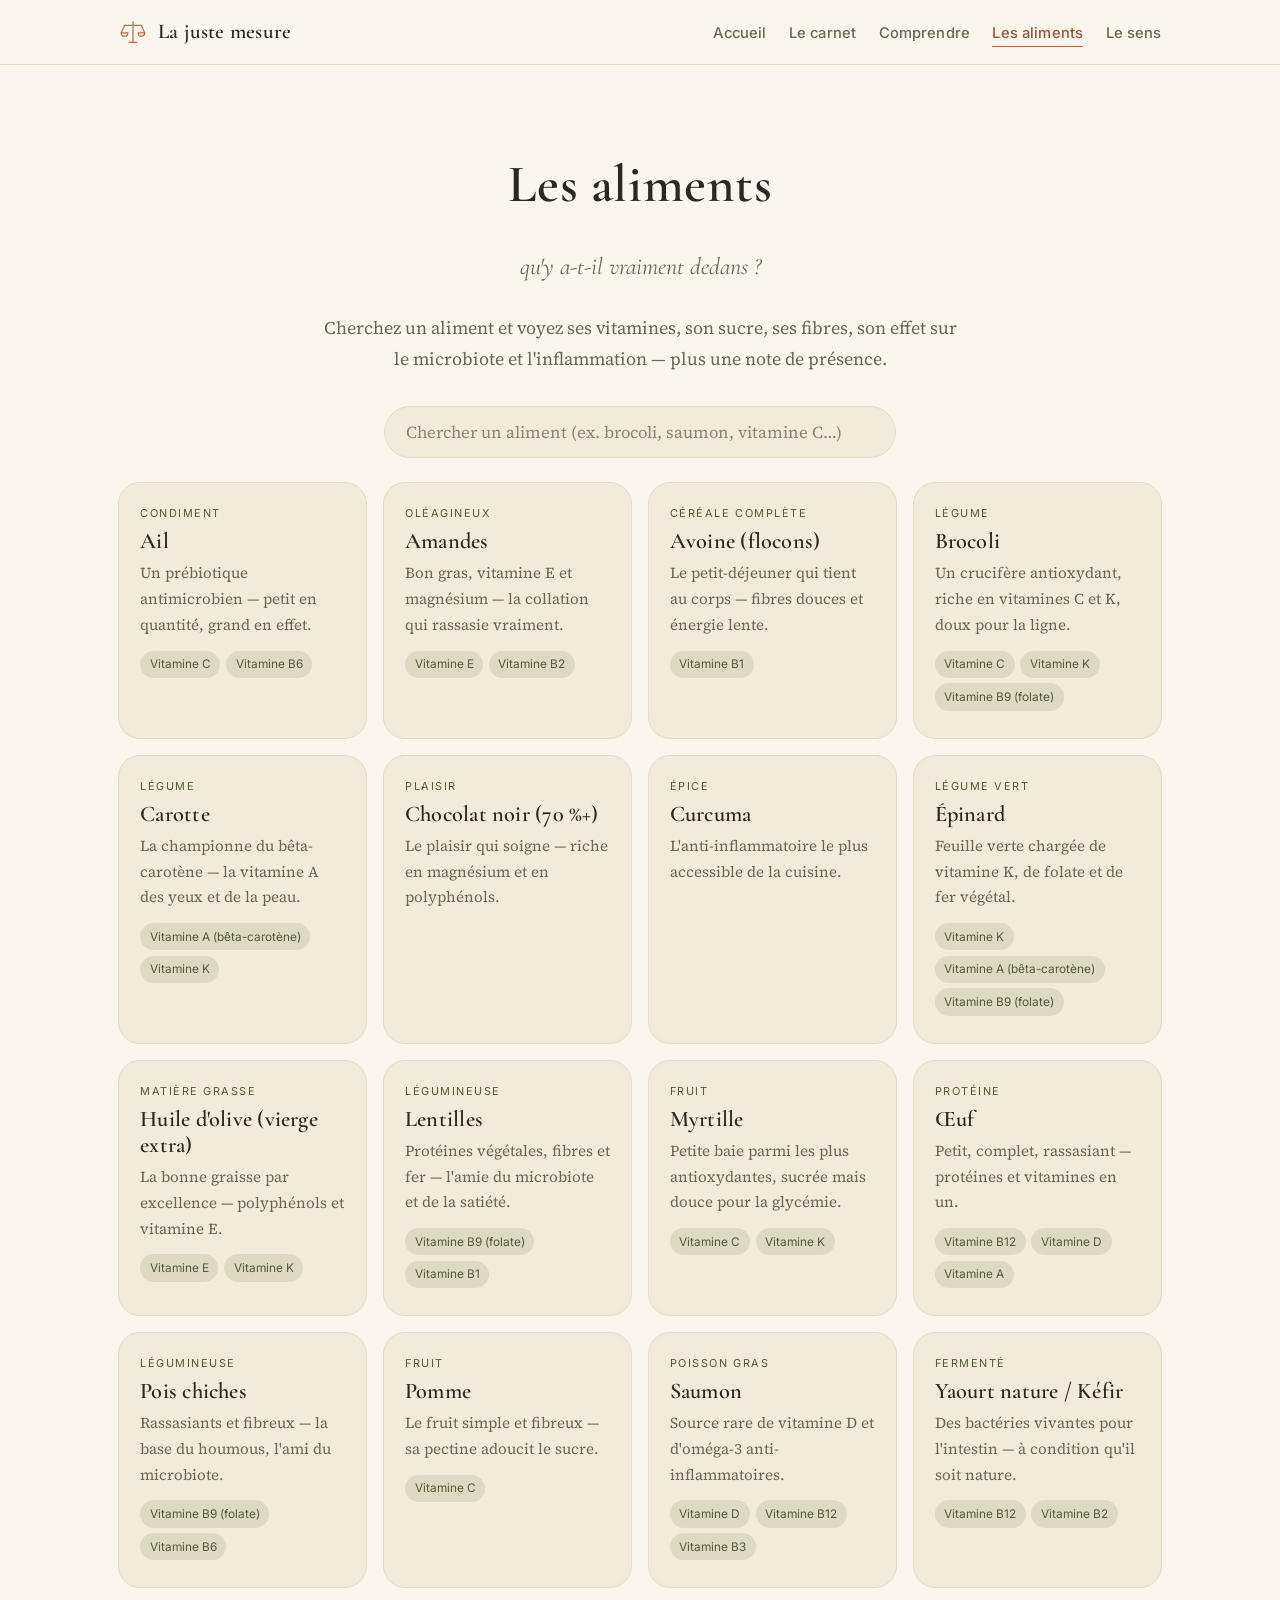
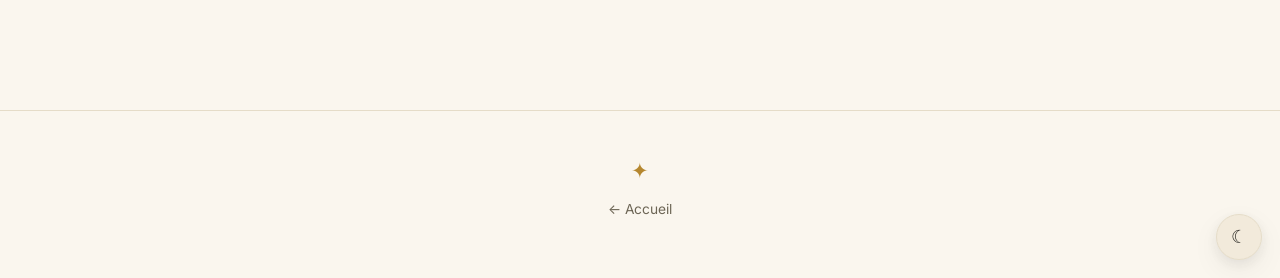
<file: pages/aliments/index.html>
<!DOCTYPE html>
<html lang="fr">
<head>
  <meta charset="UTF-8" />
  <meta name="viewport" content="width=device-width, initial-scale=1.0" />
  <meta name="theme-color" content="#FAF6EE" />
  <title>Les aliments — La juste mesure</title>
  <meta name="description" content="Le dictionnaire des aliments : cherchez un aliment et découvrez ses vitamines, son sucre, ses fibres, son effet sur le microbiote et l'inflammation." />
  <link rel="manifest" href="../../manifest.webmanifest" />
  <link rel="preconnect" href="https://fonts.googleapis.com" />
  <link rel="preconnect" href="https://fonts.gstatic.com" crossorigin />
  <link href="https://fonts.googleapis.com/css2?family=Cormorant+Garamond:ital,wght@0,400;0,500;0,600;0,700;1,400;1,500&family=Source+Serif+4:ital,opsz,wght@0,8..60,400;0,8..60,500;1,8..60,400&family=Amiri:wght@400;700&family=Inter:wght@400;500;600&display=swap" rel="stylesheet" />
  <link rel="stylesheet" href="../../assets/css/base.css?v=1" />
  <link rel="stylesheet" href="../../assets/css/layout.css?v=1" />
  <link rel="stylesheet" href="../../assets/css/components.css?v=3" />
  <link rel="stylesheet" href="../../assets/css/carnet.css?v=2" />
  <link rel="stylesheet" href="../../assets/css/dark-mode.css?v=1" />
</head>
<body class="page-enter">
  <header class="site-header">
    <div class="container site-header__inner">
      <a href="../../index.html" class="brand">
        <svg class="brand__mark" viewBox="0 0 32 32" fill="none" stroke="currentColor" stroke-width="1.3" stroke-linecap="round"><path d="M16 5v22"/><path d="M7 9h18"/><path d="M3.5 17a3.5 3.5 0 0 0 7 0z"/><path d="M21.5 17a3.5 3.5 0 0 0 7 0z"/><path d="M7 9l-3.5 8"/><path d="M25 9l3.5 8"/><path d="M12 27h8"/></svg>
        <span>La juste mesure</span>
      </a>
      <button class="nav-toggle" aria-label="Menu"><svg width="24" height="24" viewBox="0 0 24 24" fill="none" stroke="currentColor" stroke-width="1.6" stroke-linecap="round"><path d="M3 6h18M3 12h18M3 18h18"/></svg></button>
      <nav><ul class="site-nav">
        <li><a href="../../index.html">Accueil</a></li>
        <li><a href="../carnet/">Le carnet</a></li>
        <li><a href="../comprendre/">Comprendre</a></li>
        <li><a href="./" class="active">Les aliments</a></li>
        <li><a href="../sens/">Le sens</a></li>
      </ul></nav>
    </div>
  </header>
  <main class="container">
    <section class="hero" style="padding-bottom:1rem;">
      <h1>Les aliments</h1>
      <p class="hero__sub">qu'y a-t-il vraiment dedans ?</p>
      <p class="hero__lede">Cherchez un aliment et voyez ses vitamines, son sucre, ses fibres, son effet sur le microbiote et l'inflammation — plus une note de présence.</p>
      <div class="recherche-wrap">
        <input type="search" id="aliments-search" class="recherche" placeholder="Chercher un aliment (ex. brocoli, saumon, vitamine C…)" autocomplete="off" />
      </div>
    </section>
    <section class="section" style="padding-top:.5rem;">
      <div id="aliments-liste"><p class="carnet-loading">Un instant…</p></div>
      <p id="aliments-vide" class="carnet-loading" hidden>Aucun aliment ne correspond. (Le dictionnaire s'enrichit peu à peu.)</p>
    </section>
  </main>
  <footer class="site-footer"><div class="container"><div class="ornament">✦</div><p class="small"><a href="../../index.html">← Accueil</a></p></div></footer>
  <script src="../../assets/js/main.js?v=1"></script>
  <script type="module" src="../../assets/js/aliments.js?v=1"></script>
</body>
</html>
</file>
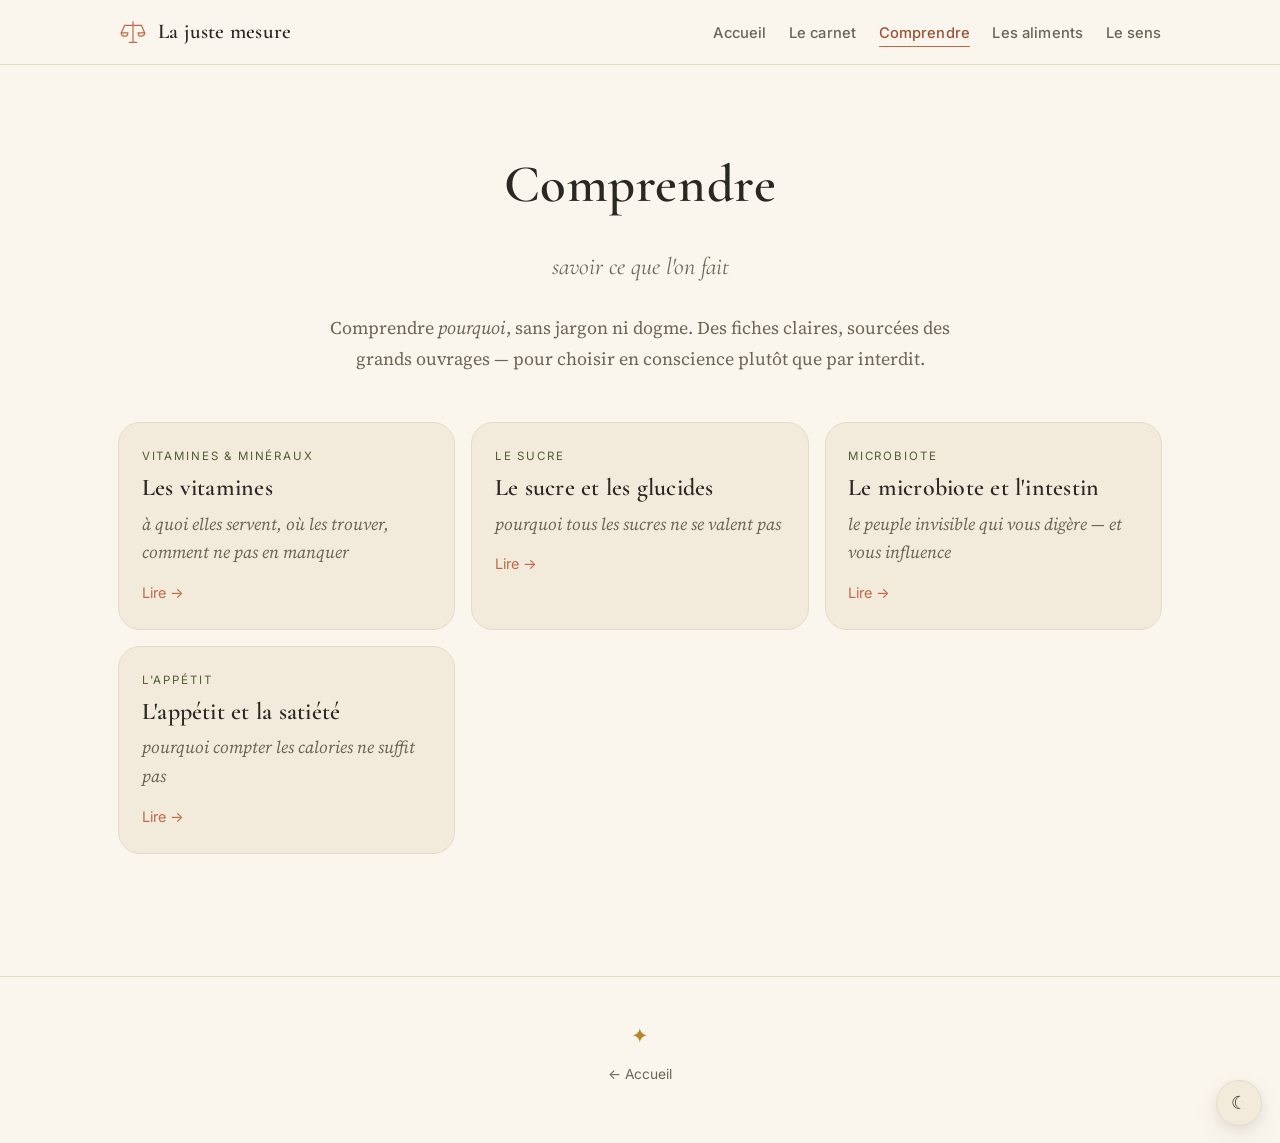
<file: pages/comprendre/index.html>
<!DOCTYPE html>
<html lang="fr">
<head>
  <meta charset="UTF-8" />
  <meta name="viewport" content="width=device-width, initial-scale=1.0" />
  <meta name="theme-color" content="#FAF6EE" />
  <title>Comprendre — La juste mesure</title>
  <meta name="description" content="La science de l'alimentation expliquée simplement : les vitamines, le sucre et l'insuline, le microbiote, l'appétit. Comprendre pour mieux choisir." />
  <link rel="manifest" href="../../manifest.webmanifest" />
  <link rel="preconnect" href="https://fonts.googleapis.com" />
  <link rel="preconnect" href="https://fonts.gstatic.com" crossorigin />
  <link href="https://fonts.googleapis.com/css2?family=Cormorant+Garamond:ital,wght@0,400;0,500;0,600;0,700;1,400;1,500&family=Source+Serif+4:ital,opsz,wght@0,8..60,400;0,8..60,500;1,8..60,400&family=Amiri:wght@400;700&family=Inter:wght@400;500;600&display=swap" rel="stylesheet" />
  <link rel="stylesheet" href="../../assets/css/base.css?v=1" />
  <link rel="stylesheet" href="../../assets/css/layout.css?v=1" />
  <link rel="stylesheet" href="../../assets/css/components.css?v=2" />
  <link rel="stylesheet" href="../../assets/css/dark-mode.css?v=1" />
</head>
<body class="page-enter">
  <header class="site-header">
    <div class="container site-header__inner">
      <a href="../../index.html" class="brand">
        <svg class="brand__mark" viewBox="0 0 32 32" fill="none" stroke="currentColor" stroke-width="1.3" stroke-linecap="round"><path d="M16 5v22"/><path d="M7 9h18"/><path d="M3.5 17a3.5 3.5 0 0 0 7 0z"/><path d="M21.5 17a3.5 3.5 0 0 0 7 0z"/><path d="M7 9l-3.5 8"/><path d="M25 9l3.5 8"/><path d="M12 27h8"/></svg>
        <span>La juste mesure</span>
      </a>
      <button class="nav-toggle" aria-label="Menu"><svg width="24" height="24" viewBox="0 0 24 24" fill="none" stroke="currentColor" stroke-width="1.6" stroke-linecap="round"><path d="M3 6h18M3 12h18M3 18h18"/></svg></button>
      <nav><ul class="site-nav">
        <li><a href="../../index.html">Accueil</a></li>
        <li><a href="../carnet/">Le carnet</a></li>
        <li><a href="./" class="active">Comprendre</a></li>
        <li><a href="../aliments/">Les aliments</a></li>
        <li><a href="../sens/">Le sens</a></li>
      </ul></nav>
    </div>
  </header>
  <main class="container">
    <section class="hero" style="padding-bottom:1rem;">
      <h1>Comprendre</h1>
      <p class="hero__sub">savoir ce que l'on fait</p>
      <p class="hero__lede">Comprendre <em>pourquoi</em>, sans jargon ni dogme. Des fiches claires, sourcées des grands ouvrages — pour choisir en conscience plutôt que par interdit.</p>
    </section>
    <section class="section" style="padding-top:0;">
      <div id="comprendre-liste"><p class="carnet-loading">Un instant…</p></div>
    </section>
  </main>
  <footer class="site-footer"><div class="container"><div class="ornament">✦</div><p class="small"><a href="../../index.html">← Accueil</a></p></div></footer>
  <script src="../../assets/js/main.js?v=1"></script>
  <script type="module" src="../../assets/js/comprendre.js?v=1"></script>
</body>
</html>
</file>
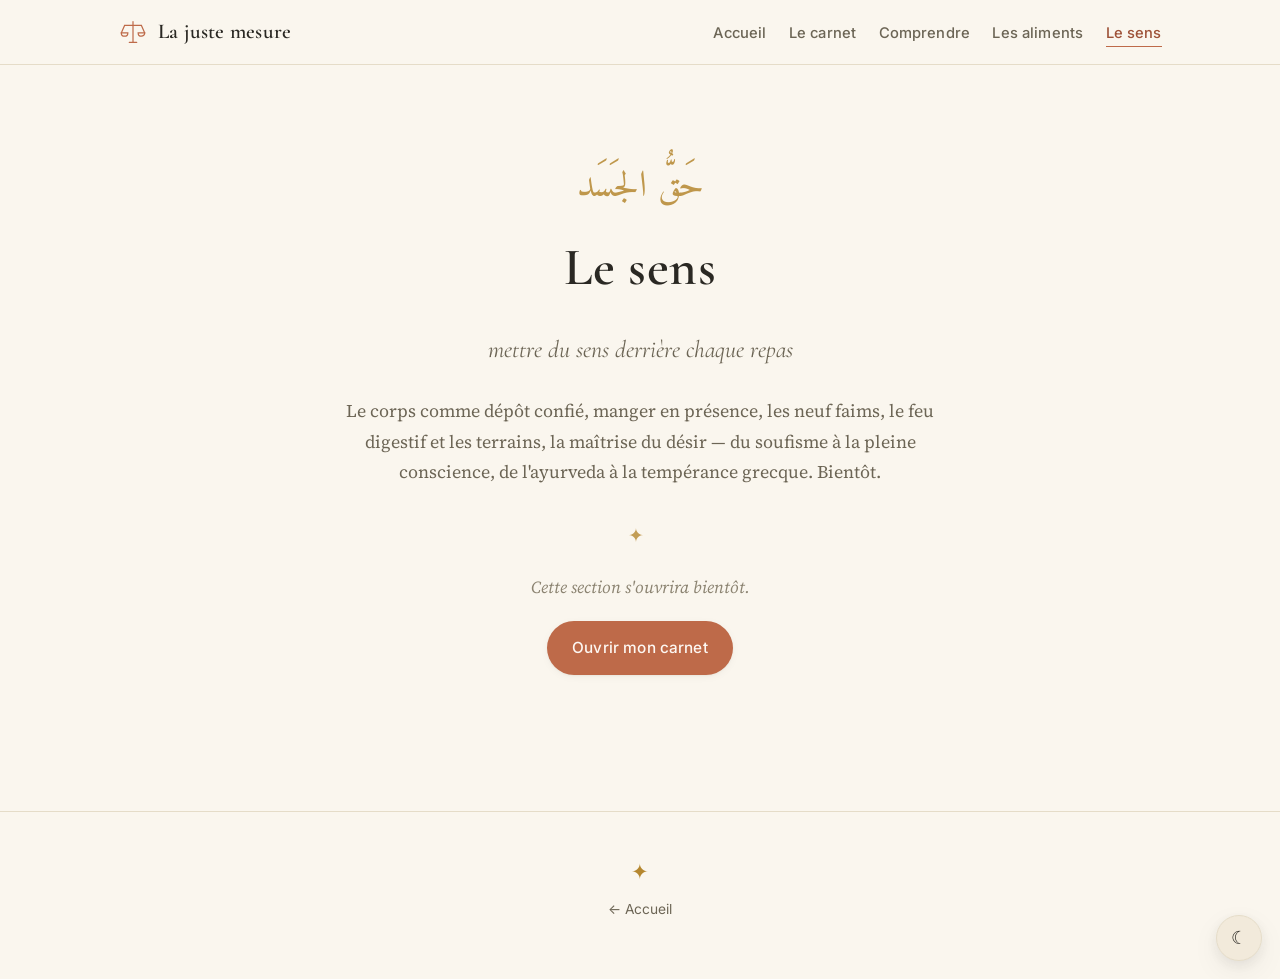
<file: pages/sens/index.html>
<!DOCTYPE html>
<html lang="fr">
<head>
  <meta charset="UTF-8" />
  <meta name="viewport" content="width=device-width, initial-scale=1.0" />
  <meta name="theme-color" content="#FAF6EE" />
  <title>Le sens — La juste mesure</title>
  <meta name="description" content="Le sens du manger : le corps confié, manger en présence, les neuf faims, la maîtrise du désir, la juste mesure. Spiritualité et philosophie. Bientôt." />
  <link rel="manifest" href="../../manifest.webmanifest" />
  <link rel="preconnect" href="https://fonts.googleapis.com" />
  <link rel="preconnect" href="https://fonts.gstatic.com" crossorigin />
  <link href="https://fonts.googleapis.com/css2?family=Cormorant+Garamond:ital,wght@0,400;0,500;0,600;0,700;1,400;1,500&family=Source+Serif+4:ital,opsz,wght@0,8..60,400;0,8..60,500;1,8..60,400&family=Amiri:wght@400;700&family=Inter:wght@400;500;600&display=swap" rel="stylesheet" />
  <link rel="stylesheet" href="../../assets/css/base.css?v=1" />
  <link rel="stylesheet" href="../../assets/css/layout.css?v=1" />
  <link rel="stylesheet" href="../../assets/css/components.css?v=1" />
  <link rel="stylesheet" href="../../assets/css/dark-mode.css?v=1" />
</head>
<body class="page-enter">
  <header class="site-header">
    <div class="container site-header__inner">
      <a href="../../index.html" class="brand">
        <svg class="brand__mark" viewBox="0 0 32 32" fill="none" stroke="currentColor" stroke-width="1.3" stroke-linecap="round"><path d="M16 5v22"/><path d="M7 9h18"/><path d="M3.5 17a3.5 3.5 0 0 0 7 0z"/><path d="M21.5 17a3.5 3.5 0 0 0 7 0z"/><path d="M7 9l-3.5 8"/><path d="M25 9l3.5 8"/><path d="M12 27h8"/></svg>
        <span>La juste mesure</span>
      </a>
      <button class="nav-toggle" aria-label="Menu"><svg width="24" height="24" viewBox="0 0 24 24" fill="none" stroke="currentColor" stroke-width="1.6" stroke-linecap="round"><path d="M3 6h18M3 12h18M3 18h18"/></svg></button>
      <nav><ul class="site-nav">
        <li><a href="../../index.html">Accueil</a></li>
        <li><a href="../carnet/">Le carnet</a></li>
        <li><a href="../comprendre/">Comprendre</a></li>
        <li><a href="../aliments/">Les aliments</a></li>
        <li><a href="./" class="active">Le sens</a></li>
      </ul></nav>
    </div>
  </header>
  <main class="container">
    <section class="hero">
      <div class="hero__ar" lang="ar" dir="rtl">حَقُّ الجَسَد</div>
      <h1>Le sens</h1>
      <p class="hero__sub">mettre du sens derrière chaque repas</p>
      <p class="hero__lede">Le corps comme dépôt confié, manger en présence, les neuf faims, le feu digestif et les terrains, la maîtrise du désir — du soufisme à la pleine conscience, de l'ayurveda à la tempérance grecque. Bientôt.</p>
      <p class="fleuron">✦</p>
      <p style="color:var(--ink-mute);"><em>Cette section s'ouvrira bientôt.</em></p>
      <div class="hero__actions"><a href="../carnet/" class="btn btn--primary">Ouvrir mon carnet</a></div>
    </section>
  </main>
  <footer class="site-footer"><div class="container"><div class="ornament">✦</div><p class="small"><a href="../../index.html">← Accueil</a></p></div></footer>
  <script src="../../assets/js/main.js?v=1"></script>
</body>
</html>
</file>
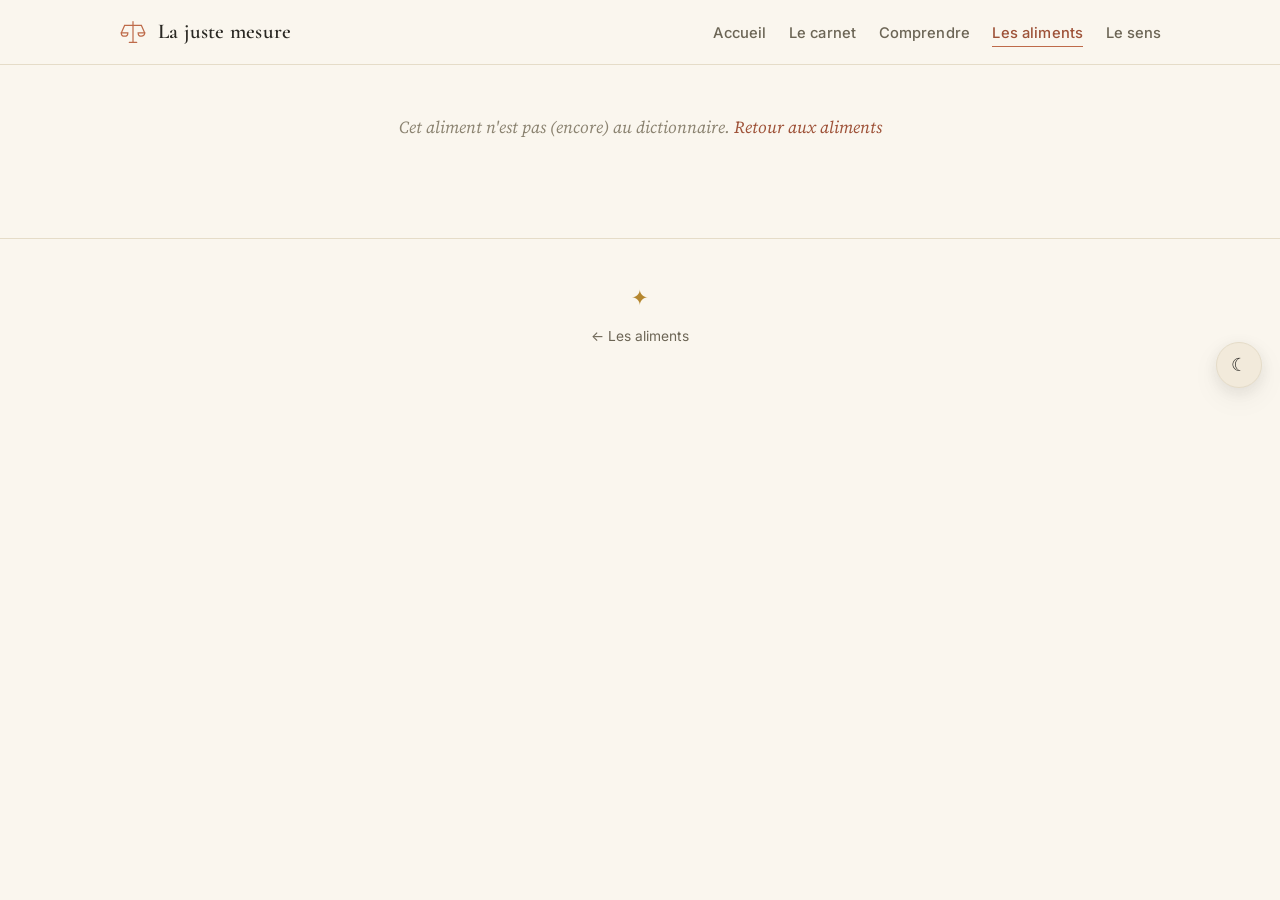
<file: pages/aliments/aliment/index.html>
<!DOCTYPE html>
<html lang="fr">
<head>
  <meta charset="UTF-8" />
  <meta name="viewport" content="width=device-width, initial-scale=1.0" />
  <meta name="theme-color" content="#FAF6EE" />
  <title>Aliment — La juste mesure</title>
  <meta name="description" content="Ce que contient cet aliment : vitamines, minéraux, sucre, fibres, effet microbiote et inflammation." />
  <link rel="manifest" href="../../../manifest.webmanifest" />
  <link rel="preconnect" href="https://fonts.googleapis.com" />
  <link rel="preconnect" href="https://fonts.gstatic.com" crossorigin />
  <link href="https://fonts.googleapis.com/css2?family=Cormorant+Garamond:ital,wght@0,400;0,500;0,600;0,700;1,400;1,500&family=Source+Serif+4:ital,opsz,wght@0,8..60,400;0,8..60,500;1,8..60,400&family=Amiri:wght@400;700&family=Inter:wght@400;500;600&display=swap" rel="stylesheet" />
  <link rel="stylesheet" href="../../../assets/css/base.css?v=1" />
  <link rel="stylesheet" href="../../../assets/css/layout.css?v=1" />
  <link rel="stylesheet" href="../../../assets/css/components.css?v=3" />
  <link rel="stylesheet" href="../../../assets/css/carnet.css?v=2" />
  <link rel="stylesheet" href="../../../assets/css/dark-mode.css?v=1" />
</head>
<body class="page-enter">
  <header class="site-header">
    <div class="container site-header__inner">
      <a href="../../../index.html" class="brand">
        <svg class="brand__mark" viewBox="0 0 32 32" fill="none" stroke="currentColor" stroke-width="1.3" stroke-linecap="round"><path d="M16 5v22"/><path d="M7 9h18"/><path d="M3.5 17a3.5 3.5 0 0 0 7 0z"/><path d="M21.5 17a3.5 3.5 0 0 0 7 0z"/><path d="M7 9l-3.5 8"/><path d="M25 9l3.5 8"/><path d="M12 27h8"/></svg>
        <span>La juste mesure</span>
      </a>
      <button class="nav-toggle" aria-label="Menu"><svg width="24" height="24" viewBox="0 0 24 24" fill="none" stroke="currentColor" stroke-width="1.6" stroke-linecap="round"><path d="M3 6h18M3 12h18M3 18h18"/></svg></button>
      <nav><ul class="site-nav">
        <li><a href="../../../index.html">Accueil</a></li>
        <li><a href="../../carnet/">Le carnet</a></li>
        <li><a href="../../comprendre/">Comprendre</a></li>
        <li><a href="../" class="active">Les aliments</a></li>
        <li><a href="../../sens/">Le sens</a></li>
      </ul></nav>
    </div>
  </header>
  <main class="container">
    <div id="aliment-mount"><p class="carnet-loading">Un instant…</p></div>
  </main>
  <footer class="site-footer"><div class="container"><div class="ornament">✦</div><p class="small"><a href="../">← Les aliments</a></p></div></footer>
  <script src="../../../assets/js/main.js?v=1"></script>
  <script type="module" src="../../../assets/js/aliments.js?v=1"></script>
</body>
</html>
</file>
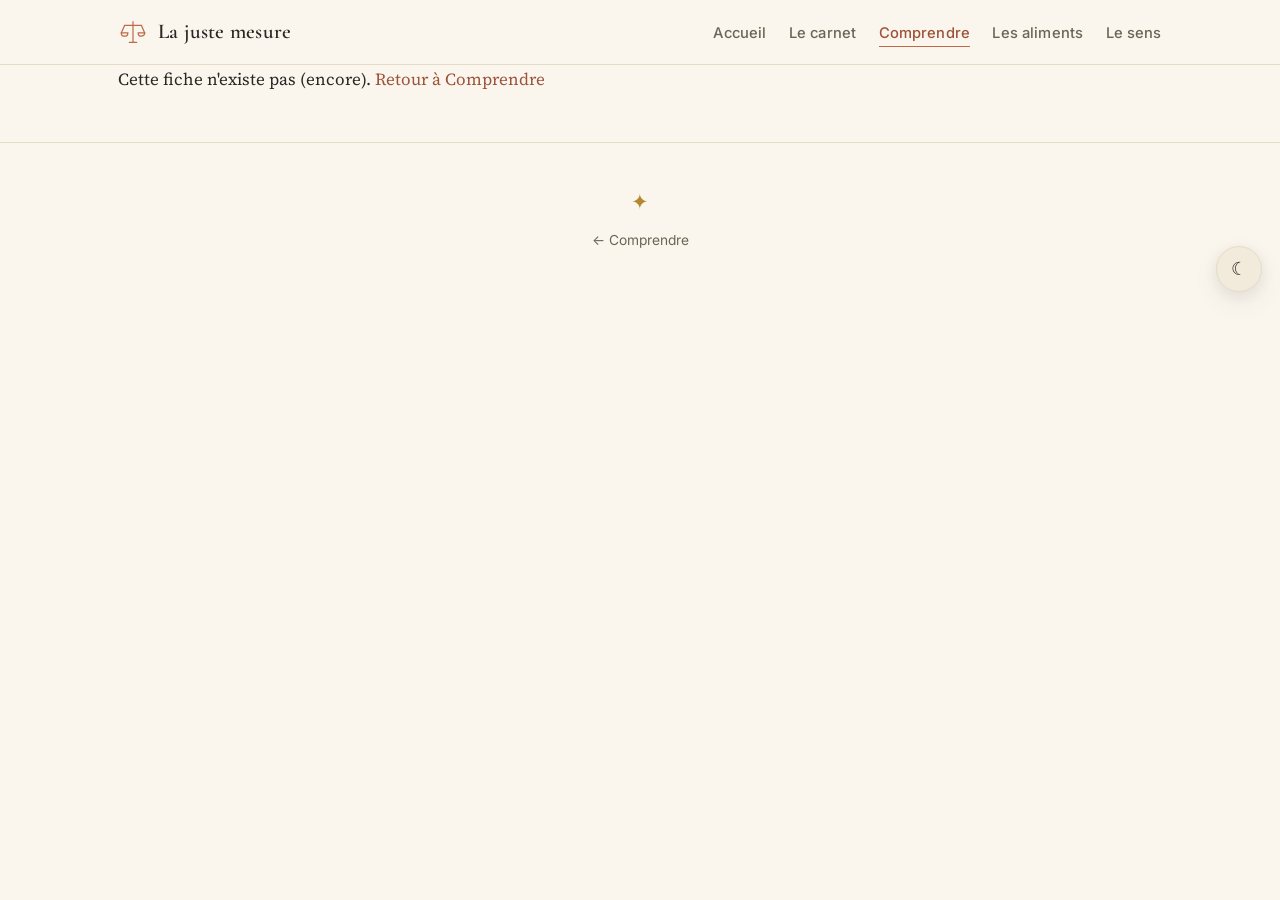
<file: pages/comprendre/notion/index.html>
<!DOCTYPE html>
<html lang="fr">
<head>
  <meta charset="UTF-8" />
  <meta name="viewport" content="width=device-width, initial-scale=1.0" />
  <meta name="theme-color" content="#FAF6EE" />
  <title>Comprendre — La juste mesure</title>
  <meta name="description" content="Une notion de l'alimentation expliquée simplement et sourcée." />
  <link rel="manifest" href="../../../manifest.webmanifest" />
  <link rel="preconnect" href="https://fonts.googleapis.com" />
  <link rel="preconnect" href="https://fonts.gstatic.com" crossorigin />
  <link href="https://fonts.googleapis.com/css2?family=Cormorant+Garamond:ital,wght@0,400;0,500;0,600;0,700;1,400;1,500&family=Source+Serif+4:ital,opsz,wght@0,8..60,400;0,8..60,500;1,8..60,400&family=Amiri:wght@400;700&family=Inter:wght@400;500;600&display=swap" rel="stylesheet" />
  <link rel="stylesheet" href="../../../assets/css/base.css?v=1" />
  <link rel="stylesheet" href="../../../assets/css/layout.css?v=1" />
  <link rel="stylesheet" href="../../../assets/css/components.css?v=2" />
  <link rel="stylesheet" href="../../../assets/css/dark-mode.css?v=1" />
</head>
<body class="page-enter">
  <header class="site-header">
    <div class="container site-header__inner">
      <a href="../../../index.html" class="brand">
        <svg class="brand__mark" viewBox="0 0 32 32" fill="none" stroke="currentColor" stroke-width="1.3" stroke-linecap="round"><path d="M16 5v22"/><path d="M7 9h18"/><path d="M3.5 17a3.5 3.5 0 0 0 7 0z"/><path d="M21.5 17a3.5 3.5 0 0 0 7 0z"/><path d="M7 9l-3.5 8"/><path d="M25 9l3.5 8"/><path d="M12 27h8"/></svg>
        <span>La juste mesure</span>
      </a>
      <button class="nav-toggle" aria-label="Menu"><svg width="24" height="24" viewBox="0 0 24 24" fill="none" stroke="currentColor" stroke-width="1.6" stroke-linecap="round"><path d="M3 6h18M3 12h18M3 18h18"/></svg></button>
      <nav><ul class="site-nav">
        <li><a href="../../../index.html">Accueil</a></li>
        <li><a href="../../carnet/">Le carnet</a></li>
        <li><a href="../" class="active">Comprendre</a></li>
        <li><a href="../../aliments/">Les aliments</a></li>
        <li><a href="../../sens/">Le sens</a></li>
      </ul></nav>
    </div>
  </header>
  <main class="container">
    <div id="notion-mount"><p class="carnet-loading">Un instant…</p></div>
  </main>
  <footer class="site-footer"><div class="container"><div class="ornament">✦</div><p class="small"><a href="../">← Comprendre</a></p></div></footer>
  <script src="../../../assets/js/main.js?v=1"></script>
  <script type="module" src="../../../assets/js/comprendre.js?v=1"></script>
</body>
</html>
</file>
<file: assets/css/base.css>
/* ============================================================
   La juste mesure — base.css
   Variables, typographie, réinitialisation.
   Palette : lin, terre, olive, miel. Sobre, chaleureuse.
   ============================================================ */

:root {
  /* Surfaces */
  --paper: #FAF6EE;        /* lin clair */
  --paper-2: #F2EADb;      /* parchemin un peu plus dense (cartes) */
  --paper-3: #ECE2CE;      /* zones en relief */

  /* Encre */
  --ink: #2A2823;          /* encre brun chaud */
  --ink-soft: #6C6555;     /* texte secondaire */
  --ink-mute: #8C8472;     /* mentions discrètes */

  /* Accents */
  --clay: #BE6A49;         /* terre cuite */
  --clay-deep: #9E5238;
  --olive: #6E7A4B;        /* olive / sauge */
  --olive-deep: #525C36;
  --honey: #C99A3F;        /* miel / ambre */
  --gold: #B5872F;         /* fleurons */

  /* Traits */
  --line: #E5DCC8;
  --line-soft: #EFE7D6;

  /* Élévation */
  --shadow-sm: 0 1px 2px rgba(42, 40, 35, .05), 0 2px 8px rgba(42, 40, 35, .04);
  --shadow-md: 0 4px 14px rgba(42, 40, 35, .08), 0 10px 30px rgba(42, 40, 35, .06);

  /* Mesures */
  --maxw: 70rem;
  --radius: 14px;
  --radius-lg: 22px;

  /* Polices */
  --serif-display: "Cormorant Garamond", Georgia, serif;
  --serif-text: "Source Serif 4", Georgia, serif;
  --sans: "Inter", system-ui, sans-serif;
  --arabe: "Amiri", serif;
}

* { box-sizing: border-box; }

html { scroll-behavior: smooth; }

body {
  margin: 0;
  background: var(--paper);
  color: var(--ink);
  font-family: var(--serif-text);
  font-size: 1.06rem;
  line-height: 1.7;
  -webkit-font-smoothing: antialiased;
  text-rendering: optimizeLegibility;
  transition: background-color .4s ease, color .4s ease;
}

h1, h2, h3, h4 {
  font-family: var(--serif-display);
  font-weight: 600;
  line-height: 1.18;
  color: var(--ink);
  margin: 0 0 .6em;
  letter-spacing: .01em;
}
h1 { font-size: clamp(2.1rem, 5vw, 3.3rem); }
h2 { font-size: clamp(1.6rem, 3.5vw, 2.2rem); }
h3 { font-size: 1.3rem; }

p { margin: 0 0 1.1em; }

a { color: var(--clay-deep); text-decoration: none; transition: color .2s; }
a:hover { color: var(--clay); }

em { font-style: italic; }
strong { font-weight: 600; color: var(--ink); }

img { max-width: 100%; height: auto; display: block; }

::selection { background: rgba(190, 106, 73, .18); }

/* Arabe vocalisé */
.ar, [lang="ar"] {
  font-family: var(--arabe);
  direction: rtl;
  line-height: 1.9;
}

/* Container */
.container {
  width: 100%;
  max-width: var(--maxw);
  margin-inline: auto;
  padding-inline: clamp(1.1rem, 4vw, 2.4rem);
}

/* Fleuron */
.fleuron {
  color: var(--gold);
  font-size: 1.2rem;
  text-align: center;
  letter-spacing: .4em;
  opacity: .8;
  user-select: none;
}

/* Entrée de page douce */
.page-enter { animation: fadeUp .7s ease both; }
@keyframes fadeUp {
  from { opacity: 0; transform: translateY(8px); }
  to   { opacity: 1; transform: none; }
}

.visually-hidden {
  position: absolute; width: 1px; height: 1px;
  padding: 0; margin: -1px; overflow: hidden;
  clip: rect(0,0,0,0); white-space: nowrap; border: 0;
}
</file>
<file: assets/css/layout.css>
/* ============================================================
   La juste mesure — layout.css
   En-tête, navigation, pied de page, sections.
   ============================================================ */

.site-header {
  position: sticky;
  top: 0;
  z-index: 50;
  background: color-mix(in srgb, var(--paper) 88%, transparent);
  backdrop-filter: blur(10px);
  border-bottom: 1px solid var(--line);
}
.site-header__inner {
  display: flex;
  align-items: center;
  justify-content: space-between;
  gap: 1rem;
  min-height: 64px;
}

.brand {
  display: inline-flex;
  align-items: center;
  gap: .6rem;
  color: var(--ink);
  font-family: var(--serif-display);
  font-size: 1.32rem;
  font-weight: 600;
  letter-spacing: .01em;
}
.brand:hover { color: var(--ink); }
.brand__mark { width: 30px; height: 30px; color: var(--clay); flex: 0 0 auto; }

.site-nav {
  list-style: none;
  display: flex;
  align-items: center;
  gap: 1.4rem;
  margin: 0; padding: 0;
}
.site-nav a {
  color: var(--ink-soft);
  font-family: var(--sans);
  font-size: .92rem;
  font-weight: 500;
  letter-spacing: .01em;
  padding: .3rem 0;
  border-bottom: 1.5px solid transparent;
  transition: color .2s, border-color .2s;
}
.site-nav a:hover { color: var(--ink); }
.site-nav a.active { color: var(--clay-deep); border-color: var(--clay); }

.nav-toggle {
  display: none;
  background: none; border: none; cursor: pointer;
  color: var(--ink); padding: .3rem;
}

/* Sections */
main { display: block; }
.section { padding-block: clamp(2.6rem, 6vw, 4.6rem); }
.section--tight { padding-block: clamp(1.8rem, 4vw, 3rem); }

/* Pied de page */
.site-footer {
  border-top: 1px solid var(--line);
  margin-top: 3rem;
  padding-block: 2.6rem;
  text-align: center;
  color: var(--ink-mute);
}
.site-footer .ornament { color: var(--gold); font-size: 1.3rem; margin-bottom: .6rem; }
.site-footer .small { font-family: var(--sans); font-size: .86rem; }
.site-footer a { color: var(--ink-soft); }

/* Menu mobile */
@media (max-width: 880px) {
  .nav-toggle { display: inline-flex; }
  nav {
    position: absolute; top: 64px; left: 0; right: 0;
    background: var(--paper);
    border-bottom: 1px solid var(--line);
    max-height: 0; overflow: hidden;
    transition: max-height .3s ease;
  }
  nav.is-open { max-height: 60vh; }
  .site-nav {
    flex-direction: column;
    align-items: flex-start;
    gap: 0;
    padding: .6rem clamp(1.1rem, 4vw, 2.4rem) 1.2rem;
  }
  .site-nav a { display: block; width: 100%; padding: .7rem 0; border-bottom: 1px solid var(--line-soft); }
  .site-nav a.active { border-color: var(--line-soft); }
}
</file>
<file: assets/css/components.css>
/* ============================================================
   La juste mesure — components.css
   Hero, portes, boutons, cartes, graine du jour.
   ============================================================ */

/* ---- Boutons ---- */
.btn {
  display: inline-flex;
  align-items: center;
  gap: .5rem;
  font-family: var(--sans);
  font-size: .96rem;
  font-weight: 500;
  letter-spacing: .01em;
  padding: .82rem 1.5rem;
  border-radius: 999px;
  border: 1px solid transparent;
  cursor: pointer;
  transition: transform .15s ease, box-shadow .2s ease, background-color .2s;
}
.btn--primary {
  background: var(--clay);
  color: #fdf7f2;
  box-shadow: var(--shadow-sm);
}
.btn--primary:hover { background: var(--clay-deep); color: #fff; transform: translateY(-1px); box-shadow: var(--shadow-md); }
.btn--ghost {
  background: transparent;
  color: var(--ink);
  border-color: var(--line);
}
.btn--ghost:hover { border-color: var(--clay); color: var(--clay-deep); }

/* ---- Hero ---- */
.hero {
  text-align: center;
  padding-block: clamp(2.8rem, 8vw, 5.5rem);
}
.hero__ar {
  font-family: var(--arabe);
  font-size: clamp(1.6rem, 5vw, 2.3rem);
  color: var(--gold);
  opacity: .85;
  margin-bottom: .8rem;
}
.hero__title { margin-bottom: .3rem; }
.hero__sub {
  font-family: var(--serif-display);
  font-style: italic;
  font-size: clamp(1.15rem, 3vw, 1.5rem);
  color: var(--ink-soft);
  margin-bottom: 1.6rem;
}
.hero__lede {
  max-width: 40rem;
  margin: 0 auto 2rem;
  color: var(--ink-soft);
  font-size: 1.12rem;
}
.hero__actions { display: flex; gap: .8rem; justify-content: center; flex-wrap: wrap; }

/* ---- Les trois portes ---- */
.portes {
  display: grid;
  grid-template-columns: repeat(auto-fit, minmax(15rem, 1fr));
  gap: 1.2rem;
}
.porte {
  display: flex;
  flex-direction: column;
  gap: .5rem;
  padding: 1.7rem 1.6rem;
  background: var(--paper-2);
  border: 1px solid var(--line);
  border-radius: var(--radius-lg);
  color: var(--ink);
  transition: transform .18s ease, box-shadow .22s ease, border-color .2s;
}
.porte:hover { transform: translateY(-3px); box-shadow: var(--shadow-md); border-color: color-mix(in srgb, var(--clay) 40%, var(--line)); color: var(--ink); }
.porte__k {
  font-family: var(--sans);
  font-size: .76rem;
  text-transform: uppercase;
  letter-spacing: .18em;
  color: var(--clay-deep);
}
.porte__titre { font-size: 1.45rem; margin: 0; }
.porte__texte { color: var(--ink-soft); font-size: 1rem; margin: 0; }
.porte__fleche { margin-top: .4rem; color: var(--clay); font-family: var(--sans); font-size: .9rem; }

/* Accent par porte */
.porte--carnet .porte__k { color: var(--clay-deep); }
.porte--comprendre .porte__k { color: var(--olive-deep); }
.porte--sens .porte__k { color: var(--gold); }

/* ---- Bandeau d'intention ---- */
.intention {
  text-align: center;
  max-width: 46rem;
  margin-inline: auto;
}
.intention__label {
  font-family: var(--sans);
  font-size: .78rem;
  text-transform: uppercase;
  letter-spacing: .2em;
  color: var(--ink-mute);
}
.intention p { font-size: 1.15rem; color: var(--ink-soft); }

/* ---- Graine du jour ---- */
.graine {
  position: relative;
  max-width: 42rem;
  margin-inline: auto;
  text-align: center;
  background: var(--paper-2);
  border: 1px solid var(--line);
  border-radius: var(--radius-lg);
  padding: clamp(1.8rem, 5vw, 2.8rem);
  box-shadow: var(--shadow-sm);
}
.graine__label {
  font-family: var(--sans);
  font-size: .76rem;
  text-transform: uppercase;
  letter-spacing: .2em;
  color: var(--ink-mute);
  margin-bottom: 1rem;
}
.graine__tag {
  display: inline-block;
  font-family: var(--sans);
  font-size: .72rem;
  font-weight: 600;
  letter-spacing: .08em;
  text-transform: uppercase;
  padding: .2rem .7rem;
  border-radius: 999px;
  margin-bottom: 1rem;
}
.graine__tag--savoir { background: rgba(110, 122, 75, .14); color: var(--olive-deep); }
.graine__tag--sagesse { background: rgba(197, 154, 63, .16); color: var(--gold); }
.graine__texte {
  font-family: var(--serif-display);
  font-size: clamp(1.3rem, 3.4vw, 1.7rem);
  font-style: italic;
  line-height: 1.4;
  color: var(--ink);
  margin-bottom: 1rem;
}
.graine__source { font-family: var(--sans); font-size: .86rem; color: var(--ink-mute); }

/* ---- Comprendre : liste de notions ---- */
.notion-liste { display: grid; gap: 1rem; grid-template-columns: repeat(auto-fit, minmax(16rem, 1fr)); }
.notion-carte {
  display: flex; flex-direction: column; gap: .35rem;
  padding: 1.5rem 1.4rem; background: var(--paper-2);
  border: 1px solid var(--line); border-radius: var(--radius-lg); color: var(--ink);
  transition: transform .18s ease, box-shadow .22s ease, border-color .2s;
}
.notion-carte:hover { transform: translateY(-3px); box-shadow: var(--shadow-md); border-color: color-mix(in srgb, var(--olive) 40%, var(--line)); }
.notion-carte__tag { font-family: var(--sans); font-size: .72rem; text-transform: uppercase; letter-spacing: .16em; color: var(--olive-deep); }
.notion-carte__titre { font-size: 1.5rem; margin: .1rem 0; }
.notion-carte__sous { color: var(--ink-soft); font-style: italic; margin: 0; }
.notion-carte__fleche { margin-top: .5rem; color: var(--clay); font-family: var(--sans); font-size: .9rem; }

/* ---- Comprendre : fiche ---- */
.fiche { max-width: 42rem; margin: 0 auto; padding-block: clamp(1.6rem, 4vw, 2.6rem); }
.fiche__tag { font-family: var(--sans); font-size: .74rem; text-transform: uppercase; letter-spacing: .18em; color: var(--olive-deep); margin-bottom: .3rem; }
.fiche__titre { margin: 0 0 .2rem; }
.fiche__sous { font-family: var(--serif-display); font-style: italic; font-size: 1.3rem; color: var(--ink-soft); margin-bottom: 1.4rem; }
.fiche__intro { font-size: 1.12rem; color: var(--ink-soft); border-left: 2px solid var(--olive); padding-left: 1rem; margin-bottom: 2rem; }
.fiche-bloc { margin-bottom: 1.6rem; }
.fiche-bloc__titre { font-size: 1.25rem; color: var(--clay-deep); margin-bottom: .3rem; }
.fiche__source { font-family: var(--sans); font-size: .84rem; color: var(--ink-mute); font-style: italic; border-top: 1px solid var(--line); padding-top: 1rem; margin-top: 2rem; }
.fiche__retour { font-family: var(--sans); font-size: .92rem; margin-top: 1.4rem; }

/* ---- Les aliments : recherche ---- */
.recherche-wrap { max-width: 32rem; margin: 1.4rem auto 0; }
.recherche {
  width: 100%; font-family: var(--serif-text); font-size: 1.05rem; color: var(--ink);
  background: var(--paper-2); border: 1px solid var(--line); border-radius: 999px;
  padding: .85rem 1.3rem; transition: border-color .2s, box-shadow .2s;
}
.recherche:focus { outline: none; border-color: var(--clay); box-shadow: 0 0 0 3px rgba(190,106,73,.12); }
.recherche::placeholder { color: var(--ink-mute); }

/* ---- Les aliments : liste ---- */
.aliment-liste { display: grid; gap: 1rem; grid-template-columns: repeat(auto-fill, minmax(15rem, 1fr)); }
.aliment-carte {
  display: flex; flex-direction: column; gap: .3rem;
  padding: 1.3rem 1.3rem; background: var(--paper-2);
  border: 1px solid var(--line); border-radius: var(--radius-lg); color: var(--ink);
  transition: transform .16s ease, box-shadow .2s ease, border-color .2s;
}
.aliment-carte:hover { transform: translateY(-3px); box-shadow: var(--shadow-md); border-color: color-mix(in srgb, var(--olive) 40%, var(--line)); }
.aliment-carte__tag { font-family: var(--sans); font-size: .68rem; text-transform: uppercase; letter-spacing: .14em; color: var(--olive-deep); }
.aliment-carte__nom { font-size: 1.4rem; margin: .05rem 0; }
.aliment-carte__resume { color: var(--ink-soft); font-size: .95rem; margin: 0 0 .3rem; }

/* ---- Puces (vitamines / minéraux) ---- */
.puces { display: flex; flex-wrap: wrap; gap: .35rem; margin: .2rem 0 .4rem; }
.puce { font-family: var(--sans); font-size: .74rem; padding: .22rem .6rem; border-radius: 999px; white-space: nowrap; }
.puce--vit { background: rgba(110,122,75,.15); color: var(--olive-deep); }
.puce--min { background: rgba(197,154,63,.16); color: var(--gold); }

/* ---- Aliment : fiche ---- */
.aliment-fiche .fiche__sous { font-size: 1.15rem; margin-bottom: 1.2rem; }
.reperes { display: grid; grid-template-columns: repeat(auto-fit, minmax(8.5rem, 1fr)); gap: .6rem; margin: 1.2rem 0 1.6rem; }
.repere { background: var(--paper-2); border: 1px solid var(--line); border-radius: 12px; padding: .7rem .9rem; }
.repere__k { display: block; font-family: var(--sans); font-size: .72rem; text-transform: uppercase; letter-spacing: .08em; color: var(--ink-mute); }
.repere__v { display: block; font-family: var(--serif-display); font-size: 1.15rem; color: var(--ink); }
.reperes__label { font-family: var(--sans); font-size: .76rem; text-transform: uppercase; letter-spacing: .12em; color: var(--clay-deep); margin: 1.2rem 0 .2rem; }
.aliment-note { font-style: italic; color: var(--olive-deep); border-left: 2px solid var(--olive); padding-left: 1rem; margin: 1.8rem 0 0; }

/* ---- Bouton flottant mode nuit ---- */
.theme-toggle {
  position: fixed;
  right: 1.1rem; bottom: 1.1rem;
  z-index: 60;
  width: 46px; height: 46px;
  border-radius: 50%;
  border: 1px solid var(--line);
  background: var(--paper-2);
  color: var(--ink);
  cursor: pointer;
  box-shadow: var(--shadow-md);
  display: grid; place-items: center;
  font-size: 1.15rem;
  transition: transform .2s, background-color .3s;
}
.theme-toggle:hover { transform: scale(1.07); }
</file>
<file: assets/css/carnet.css>
/* ============================================================
   La juste mesure — carnet.css
   Styles propres au carnet de bord (entrée, tableau de bord,
   poser, recueillir, relire, miroir).
   ============================================================ */

.carnet-main { min-height: 60vh; }

/* Bandeau de date (haut du carnet) */
.adab-date {
  text-align: center;
  font-family: var(--sans);
  font-size: .82rem;
  letter-spacing: .14em;
  text-transform: uppercase;
  color: var(--ink-mute);
  padding-top: 1.4rem;
}

/* ---- Entrée / seuil ---- */
.carnet-seuil {
  max-width: 40rem;
  margin: 0 auto;
  text-align: center;
  padding: clamp(2rem, 6vw, 3.4rem) 0 1rem;
}
.carnet-seuil__ar { font-family: var(--arabe); font-size: 2rem; color: var(--gold); opacity: .85; margin-bottom: .6rem; }
.carnet-seuil__sub { font-family: var(--serif-display); font-style: italic; font-size: 1.3rem; color: var(--ink-soft); margin-bottom: 1.4rem; }
.carnet-seuil__text { color: var(--ink-soft); }
.carnet-seuil__text--soft { color: var(--ink-mute); font-size: .96rem; }

.carnet-entree { max-width: 32rem; margin: 1.5rem auto 0; }
.carnet-formule { display: flex; flex-direction: column; gap: .4rem; text-align: left; }
.carnet-formule__label { font-family: var(--sans); font-size: .9rem; color: var(--ink-soft); display: flex; flex-direction: column; gap: .4rem; }
.carnet-formule__hint { font-size: .86rem; color: var(--ink-mute); margin: .2rem 0 1rem; }
.carnet-retour { text-align: center; }
.carnet-retour__hello { font-family: var(--serif-display); font-size: 1.4rem; margin-bottom: 1rem; }
.carnet-retour__note { font-size: .88rem; color: var(--ink-mute); margin-top: 1rem; }

/* ---- Champs ---- */
.champ { display: flex; flex-direction: column; gap: .4rem; margin-bottom: 1.1rem; }
.champ > span { font-family: var(--sans); font-size: .9rem; color: var(--ink-soft); }
input[type="text"], input[type="number"], textarea, select {
  font-family: var(--serif-text);
  font-size: 1rem;
  color: var(--ink);
  background: var(--paper);
  border: 1px solid var(--line);
  border-radius: 12px;
  padding: .7rem .9rem;
  width: 100%;
  transition: border-color .2s, box-shadow .2s;
}
input:focus, textarea:focus, select:focus {
  outline: none;
  border-color: var(--clay);
  box-shadow: 0 0 0 3px rgba(190, 106, 73, .12);
}
textarea { resize: vertical; min-height: 3.2rem; }
.champ-inline { display: flex; gap: .8rem; align-items: flex-end; flex-wrap: wrap; }
.champ-inline .champ { flex: 1 1 8rem; margin-bottom: 0; }
.unite { font-family: var(--sans); font-size: .9rem; color: var(--ink-mute); padding-bottom: .8rem; }

/* ---- Tableau de bord ---- */
.dash { max-width: 44rem; margin: 0 auto; }
.dash__hello { text-align: center; font-size: clamp(1.7rem, 4vw, 2.3rem); margin-bottom: .4rem; }

.dash-seuil {
  text-align: center;
  background: var(--paper-2);
  border: 1px solid var(--line);
  border-radius: var(--radius-lg);
  padding: 1.6rem;
  margin: 1.4rem 0;
}
.dash-seuil__label { font-family: var(--sans); font-size: .72rem; letter-spacing: .2em; text-transform: uppercase; color: var(--ink-mute); }
.dash-seuil__tag { display: inline-block; font-family: var(--sans); font-size: .68rem; font-weight: 600; letter-spacing: .08em; text-transform: uppercase; padding: .18rem .6rem; border-radius: 999px; margin: .6rem 0; }
.dash-seuil__tag--savoir { background: rgba(110,122,75,.14); color: var(--olive-deep); }
.dash-seuil__tag--sagesse { background: rgba(197,154,63,.16); color: var(--gold); }
.dash-seuil__texte { font-family: var(--serif-display); font-style: italic; font-size: 1.25rem; line-height: 1.4; margin: .4rem 0 .5rem; }
.dash-seuil__source { font-family: var(--sans); font-size: .82rem; color: var(--ink-mute); }

.dash-bloc {
  background: var(--paper-2);
  border: 1px solid var(--line);
  border-radius: var(--radius-lg);
  padding: 1.5rem 1.4rem;
  margin-bottom: 1.2rem;
}
.dash-bloc__label { font-family: var(--sans); font-size: .74rem; letter-spacing: .16em; text-transform: uppercase; color: var(--clay-deep); margin-bottom: .8rem; }

.dash-objectif { display: flex; flex-wrap: wrap; gap: 1.2rem; align-items: baseline; }
.dash-chiffre { display: flex; flex-direction: column; }
.dash-chiffre__val { font-family: var(--serif-display); font-size: 1.8rem; color: var(--ink); line-height: 1; }
.dash-chiffre__lab { font-family: var(--sans); font-size: .78rem; color: var(--ink-mute); margin-top: .25rem; }
.dash-chiffre__val--clay { color: var(--clay-deep); }
.dash-chiffre__val--olive { color: var(--olive-deep); }

.dash-appuis { list-style: none; margin: .4rem 0 0; padding: 0; display: flex; flex-direction: column; gap: .5rem; }
.dash-appui { display: flex; gap: .6rem; align-items: baseline; }
.dash-appui__theme { font-family: var(--sans); font-size: .7rem; text-transform: uppercase; letter-spacing: .08em; color: var(--ink-mute); flex: 0 0 auto; }
.dash-actions { display: flex; gap: .7rem; flex-wrap: wrap; margin-top: 1.1rem; }

.dash-portes { display: grid; gap: .8rem; grid-template-columns: 1fr 1fr; }
@media (max-width: 560px){ .dash-portes { grid-template-columns: 1fr; } }
.dash-porte {
  display: flex; flex-direction: column; gap: .25rem;
  padding: 1.2rem; border: 1px solid var(--line); border-radius: var(--radius);
  background: var(--paper); color: var(--ink); transition: transform .15s, box-shadow .2s, border-color .2s;
}
.dash-porte:hover { transform: translateY(-2px); box-shadow: var(--shadow-md); border-color: color-mix(in srgb, var(--clay) 40%, var(--line)); }
.dash-porte__moment { font-family: var(--sans); font-size: .72rem; text-transform: uppercase; letter-spacing: .12em; color: var(--clay-deep); }
.dash-porte__titre { font-family: var(--serif-display); font-size: 1.2rem; }
.dash-porte__sous { font-size: .9rem; color: var(--ink-soft); }

.dash-liens { text-align: center; font-family: var(--sans); font-size: .92rem; margin: .5rem 0; }
.dash-liens--soft a { color: var(--ink-mute); }

/* ---- Poser ma journée ---- */
.poser { max-width: 42rem; margin: 0 auto; }
.poser__titre { text-align: center; }
.poser__intro { text-align: center; color: var(--ink-soft); font-style: italic; max-width: 34rem; margin: 0 auto 1.6rem; }
.poser-section-titre { font-family: var(--sans); font-size: .8rem; letter-spacing: .14em; text-transform: uppercase; color: var(--clay-deep); margin: 1.8rem 0 .4rem; }
.poser-section-hint { color: var(--ink-mute); font-size: .9rem; margin-bottom: 1rem; }

.appui-theme { margin-bottom: 1.3rem; }
.appui-theme__nom { font-family: var(--serif-display); font-size: 1.15rem; color: var(--olive-deep); margin-bottom: .5rem; }
.appui-grille { display: grid; gap: .6rem; grid-template-columns: 1fr 1fr; }
@media (max-width: 560px){ .appui-grille { grid-template-columns: 1fr; } }
.appui-carte {
  text-align: left; cursor: pointer;
  background: var(--paper); border: 1px solid var(--line); border-radius: 12px;
  padding: .85rem 1rem; font-family: var(--serif-text); font-size: .98rem; color: var(--ink);
  transition: border-color .15s, background-color .15s, transform .1s;
}
.appui-carte:hover { border-color: color-mix(in srgb, var(--clay) 45%, var(--line)); }
.appui-carte.is-selected { border-color: var(--clay); background: rgba(190,106,73,.08); box-shadow: 0 0 0 2px rgba(190,106,73,.12); }
.appui-carte__why { display: block; font-family: var(--sans); font-size: .78rem; color: var(--ink-mute); margin-top: .3rem; }

.poser-commit { display: flex; flex-direction: column; align-items: center; gap: .6rem; margin-top: 2rem; }
.poser-ok { font-family: var(--sans); color: var(--olive-deep); font-size: .9rem; }

.cloture { text-align: center; max-width: 32rem; margin: 1.5rem auto 0; }
.cloture p:first-child { font-family: var(--serif-display); font-size: 1.3rem; }
.cloture em { color: var(--ink-soft); }

/* ---- Relire (bilan du soir) ---- */
.bilan { max-width: 42rem; margin: 0 auto; }
.bilan__titre { text-align: center; }
.bilan__intro { text-align: center; color: var(--ink-soft); font-style: italic; max-width: 34rem; margin: 0 auto 1.4rem; }
.bilan__rappel { text-align: center; color: var(--ink-mute); font-size: .95rem; margin-bottom: 1.6rem; }

.bilan-appui {
  background: var(--paper-2);
  border: 1px solid var(--line);
  border-radius: var(--radius);
  padding: 1.1rem 1.2rem;
  margin-bottom: 1rem;
}
.bilan-appui__theme { font-family: var(--sans); font-size: .7rem; text-transform: uppercase; letter-spacing: .1em; color: var(--ink-mute); }
.bilan-appui__libelle { font-family: var(--serif-display); font-size: 1.2rem; margin: .15rem 0 .7rem; }
.statuts { display: flex; gap: .5rem; flex-wrap: wrap; }
.statut-btn {
  flex: 1 1 auto; text-align: center; cursor: pointer;
  font-family: var(--sans); font-size: .88rem;
  padding: .5rem .7rem; border: 1px solid var(--line); border-radius: 999px;
  background: var(--paper); color: var(--ink-soft); transition: all .15s;
}
.statut-btn:hover { border-color: var(--clay); }
.statut-btn.is-active { background: var(--clay); color: #fdf7f2; border-color: var(--clay); }
.statut-btn.is-active[data-statut="tenu"] { background: var(--olive); border-color: var(--olive); }
.parole { margin-top: .7rem; font-style: italic; color: var(--olive-deep); font-size: .96rem; border-left: 2px solid var(--olive); padding-left: .8rem; }

.bilan-bloc { margin: 1.4rem 0; }
.bilan-bloc__titre { font-family: var(--sans); font-size: .8rem; letter-spacing: .12em; text-transform: uppercase; color: var(--clay-deep); margin-bottom: .5rem; }

/* ---- Recueillir ---- */
.recueil { max-width: 40rem; margin: 0 auto; }
.recueil__titre { text-align: center; }
.recueil__intro { text-align: center; color: var(--ink-soft); font-style: italic; max-width: 32rem; margin: 0 auto 1.4rem; }
.faim-grille { display: grid; gap: .5rem; grid-template-columns: 1fr 1fr; }
@media (max-width: 560px){ .faim-grille { grid-template-columns: 1fr; } }
.faim-carte {
  text-align: left; cursor: pointer;
  background: var(--paper); border: 1px solid var(--line); border-radius: 12px;
  padding: .7rem .9rem; color: var(--ink); font-family: var(--serif-text); transition: all .15s;
}
.faim-carte:hover { border-color: color-mix(in srgb, var(--clay) 45%, var(--line)); }
.faim-carte.is-selected { border-color: var(--clay); background: rgba(190,106,73,.08); box-shadow: 0 0 0 2px rgba(190,106,73,.12); }
.faim-carte__nom { font-weight: 500; display: block; }
.faim-carte__desc { display: block; font-family: var(--sans); font-size: .76rem; color: var(--ink-mute); margin-top: .2rem; }
.recueil-merci { text-align: center; max-width: 32rem; margin: 0 auto; }
.recueil-merci__sagesse { font-style: italic; color: var(--ink-soft); border-left: 2px solid var(--gold); padding-left: 1rem; text-align: left; margin: 1.2rem auto; max-width: 28rem; }

/* ---- Miroir ---- */
.miroir { max-width: 44rem; margin: 0 auto; }
.miroir__head { text-align: center; margin-bottom: 1.6rem; }
.miroir__rubrique { font-family: var(--sans); font-size: .74rem; letter-spacing: .2em; text-transform: uppercase; color: var(--ink-mute); }
.miroir__titre { margin: .3rem 0; }
.miroir__compte { color: var(--ink-mute); font-family: var(--sans); font-size: .9rem; }
.miroir-bloc { background: var(--paper-2); border: 1px solid var(--line); border-radius: var(--radius-lg); padding: 1.5rem 1.4rem; margin-bottom: 1.2rem; }
.miroir-bloc__titre { font-family: var(--serif-display); font-size: 1.3rem; margin-bottom: .3rem; }
.miroir-bloc__sous { color: var(--ink-mute); font-style: italic; font-size: .92rem; margin-bottom: 1rem; }
.courbe-wrap { width: 100%; overflow: hidden; }
.courbe { width: 100%; height: auto; display: block; }
.courbe-legende { display: flex; justify-content: space-between; font-family: var(--sans); font-size: .8rem; color: var(--ink-mute); margin-top: .5rem; }
.miroir-stat { display: flex; flex-wrap: wrap; gap: 1.4rem; margin-top: 1rem; }
.miroir-barre { margin-bottom: .7rem; }
.miroir-barre__tete { display: flex; justify-content: space-between; font-family: var(--sans); font-size: .85rem; color: var(--ink-soft); margin-bottom: .25rem; }
.miroir-barre__piste { height: 8px; background: var(--paper-3); border-radius: 999px; overflow: hidden; }
.miroir-barre__remplie { height: 100%; background: var(--olive); border-radius: 999px; }
.miroir__sceau { text-align: center; color: var(--ink-mute); font-style: italic; max-width: 32rem; margin: 1.4rem auto 0; }

/* ---- Historique ---- */
.histo { max-width: 42rem; margin: 0 auto; }
.histo__titre { text-align: center; }
.histo-jour {
  display: block; background: var(--paper-2); border: 1px solid var(--line);
  border-radius: var(--radius); padding: 1rem 1.2rem; margin-bottom: .8rem; color: var(--ink);
  transition: border-color .15s, transform .1s;
}
.histo-jour:hover { border-color: color-mix(in srgb, var(--clay) 40%, var(--line)); transform: translateY(-1px); }
.histo-jour__date { font-family: var(--serif-display); font-size: 1.1rem; text-transform: capitalize; }
.histo-jour__meta { font-family: var(--sans); font-size: .85rem; color: var(--ink-mute); margin-top: .2rem; }
.histo-jour__appuis { font-size: .92rem; color: var(--ink-soft); margin-top: .3rem; }

/* ---- Cockpit : compteurs ---- */
.stat-row { display: flex; gap: .6rem; margin: 0 0 1.2rem; flex-wrap: wrap; }
.stat-chip { flex: 1 1 0; min-width: 5rem; text-align: center; background: var(--paper-2); border: 1px solid var(--line); border-radius: var(--radius); padding: .75rem .5rem; }
.stat-chip__val { display: block; font-family: var(--serif-display); font-size: 1.8rem; color: var(--clay-deep); line-height: 1; }
.stat-chip__lab { display: block; font-family: var(--sans); font-size: .72rem; color: var(--ink-mute); margin-top: .25rem; }

/* ---- Cockpit : anneau + objectifs validables ---- */
.cockpit__tete { display: flex; align-items: center; gap: 1rem; margin-bottom: 1rem; }
.cockpit__sous { color: var(--ink-soft); font-size: .92rem; margin: .2rem 0 0; }
.cockpit__pesee { color: var(--ink-soft); font-size: .92rem; margin: .9rem 0 0; }
.cockpit__depose { font-family: var(--sans); color: var(--olive-deep); font-size: .92rem; align-self: center; }

.ring { width: 68px; height: 68px; flex: 0 0 auto; }
.ring__bg { fill: none; stroke: var(--paper-3); stroke-width: 7; }
.ring__fg { fill: none; stroke: var(--clay); stroke-width: 7; stroke-linecap: round; transition: stroke-dashoffset .5s ease; }
.ring__txt { font-family: var(--sans); font-size: 17px; font-weight: 600; fill: var(--ink); }

.obj-liste { display: flex; flex-direction: column; gap: .5rem; }
.obj {
  display: flex; align-items: center; gap: .75rem; width: 100%; text-align: left; cursor: pointer;
  background: var(--paper); border: 1px solid var(--line); border-radius: 12px;
  padding: .7rem .9rem; font-family: var(--serif-text); font-size: 1.02rem; color: var(--ink);
  transition: background-color .15s, border-color .15s, transform .08s;
}
.obj:hover { border-color: color-mix(in srgb, var(--clay) 40%, var(--line)); }
.obj:active { transform: scale(.99); }
.obj__check { flex: 0 0 auto; width: 27px; height: 27px; border-radius: 50%; border: 2px solid var(--line); display: grid; place-items: center; color: #fff; font-size: .95rem; transition: background-color .2s, border-color .2s; }
.obj.is-done { background: rgba(110,122,75,.10); border-color: var(--olive); }
.obj.is-done .obj__check { background: var(--olive); border-color: var(--olive); }
.obj.is-done .obj__txt { color: var(--ink-soft); }
.obj__txt { display: flex; flex-direction: column; }
.obj__theme { font-family: var(--sans); font-size: .68rem; text-transform: uppercase; letter-spacing: .08em; color: var(--ink-mute); }

/* ---- Cockpit : jauge de poids ---- */
.poids-tete { display: flex; justify-content: space-between; align-items: baseline; }
.poids-lien { font-family: var(--sans); font-size: .85rem; }
.poids-chiffres { display: flex; justify-content: space-between; align-items: baseline; margin: .6rem 0 .45rem; }
.poids-chiffres strong { font-family: var(--serif-display); font-size: 1.7rem; color: var(--clay-deep); }
.poids-chiffres small { color: var(--ink-mute); font-size: .8rem; }
.poids-obj { font-family: var(--sans); font-size: .85rem; color: var(--ink-mute); }
.jauge { height: 10px; background: var(--paper-3); border-radius: 999px; overflow: hidden; }
.jauge__fill { height: 100%; background: linear-gradient(90deg, var(--olive), var(--honey)); border-radius: 999px; transition: width .6s ease; }
.poids-note { color: var(--ink-mute); font-size: .9rem; margin: .6rem 0 0; }

/* ---- Panneau « mon carnet » sur l'accueil ---- */
.accueil-carnet {
  max-width: 42rem; margin: 0 auto 1rem; background: var(--paper-2);
  border: 1px solid var(--line); border-radius: var(--radius-lg);
  padding: clamp(1.4rem, 4vw, 2rem); box-shadow: var(--shadow-sm);
}
.accueil-carnet__hello { font-family: var(--serif-display); font-size: 1.6rem; margin: 0 0 .2rem; }
.accueil-carnet__date { font-family: var(--sans); font-size: .78rem; letter-spacing: .12em; text-transform: uppercase; color: var(--ink-mute); margin-bottom: 1rem; }

/* États de chargement / erreur */
.carnet-loading, .carnet-erreur { text-align: center; color: var(--ink-mute); font-style: italic; padding: 3rem 1rem; }
.carnet-erreur { color: var(--clay-deep); }
</file>
<file: assets/css/dark-mode.css>
/* ============================================================
   La juste mesure — dark-mode.css
   Mode nuit chaud. Activé via [data-theme="dark"].
   ============================================================ */

[data-theme="dark"] {
  --paper: #1A1916;
  --paper-2: #232017;
  --paper-3: #2B2719;

  --ink: #EDE4D2;
  --ink-soft: #B6AC95;
  --ink-mute: #8E856F;

  --clay: #D88560;
  --clay-deep: #E0996F;
  --olive: #9CAA6E;
  --olive-deep: #B2BE84;
  --honey: #D9AE5A;
  --gold: #CFA24A;

  --line: #34301F;
  --line-soft: #2C2818;

  --shadow-sm: 0 1px 2px rgba(0,0,0,.3), 0 2px 10px rgba(0,0,0,.25);
  --shadow-md: 0 6px 18px rgba(0,0,0,.4), 0 14px 34px rgba(0,0,0,.32);
}

[data-theme="dark"] .btn--primary { color: #1a1510; }
[data-theme="dark"] ::selection { background: rgba(216, 133, 96, .28); }
</file>
